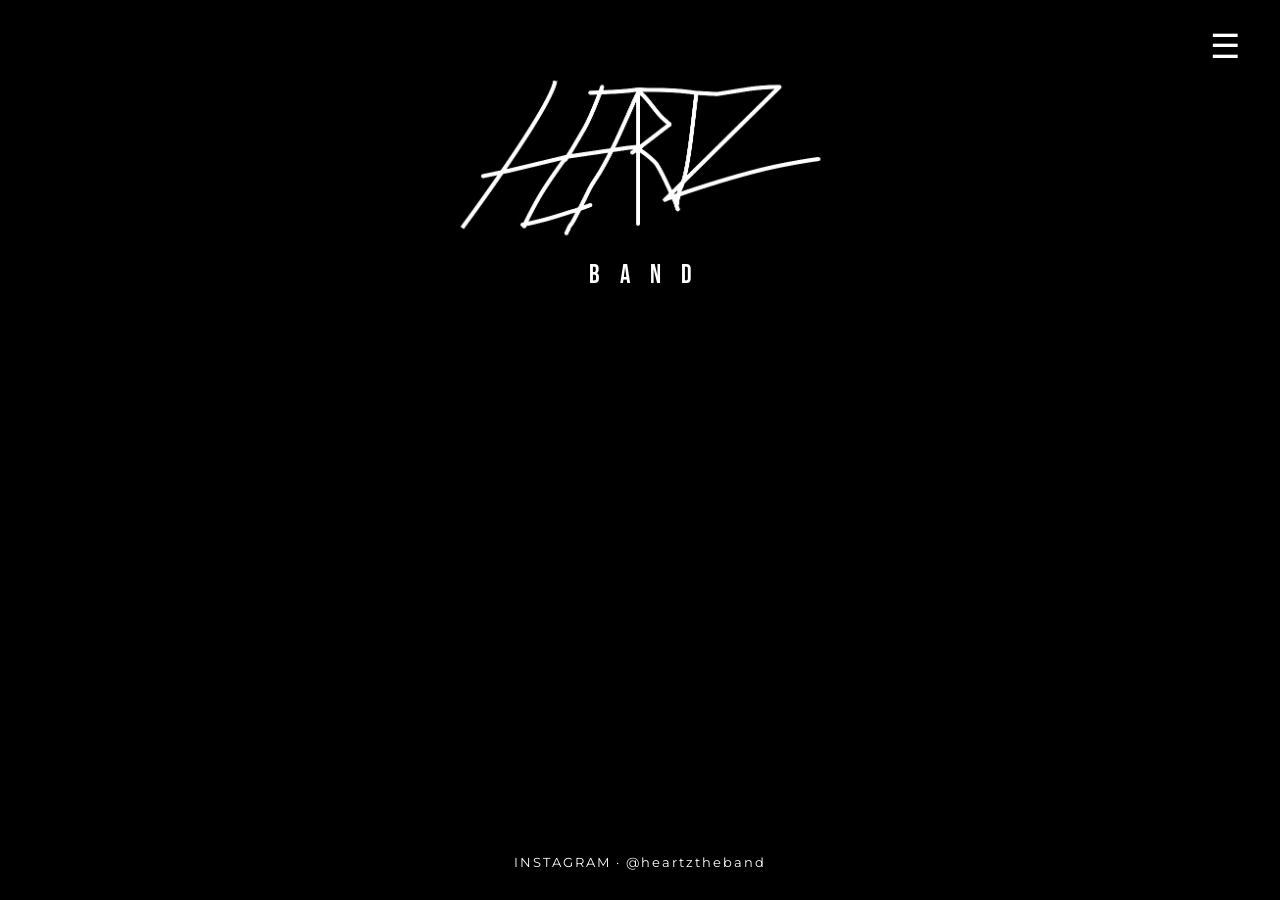
<file: index.html>
<!DOCTYPE html>
<html lang="es">
<head>
  <meta charset="UTF-8">
  <meta name="viewport" content="width=device-width, initial-scale=1.0">
  <title>Heartz Band</title>
  <link href="https://fonts.googleapis.com/css2?family=Bebas+Neue&family=Montserrat&display=swap" rel="stylesheet">
  <link rel="stylesheet" href="css/estilos.css">
</head>
<body class="inicio">

  <!-- Botones invisibles: guardan qué foto eligió el usuario con las flechas -->
  <input type="radio" name="carrusel" id="foto1" class="selector">
  <input type="radio" name="carrusel" id="foto2" class="selector">
  <input type="radio" name="carrusel" id="foto3" class="selector">
  <input type="radio" name="carrusel" id="foto4" class="selector">
  <input type="radio" name="carrusel" id="foto5" class="selector">

  <!-- Carrusel de fotos -->
  <div class="carrusel">
    <img src="img/carrusel/carrusel1.jpg" alt="Heartz Band en Charro Negro">
    <img src="img/carrusel/carrusel2.jpg" alt="Heartz Band en Calle 47 Bazar">
    <img src="img/carrusel/carrusel3.jpg" alt="Integrantes de Heartz Band">
    <img src="img/carrusel/carrusel4.jpg" alt="Heartz Band en un cumpleaños">
    <img src="img/carrusel/carrusel5.jpg" alt="Heartz Band en Charro Negro">

    <!-- Flechas de cada foto: anterior (‹) y siguiente (›) -->
    <div class="flechas f1"><label for="foto5">&#8249;</label><label for="foto2">&#8250;</label></div>
    <div class="flechas f2"><label for="foto1">&#8249;</label><label for="foto3">&#8250;</label></div>
    <div class="flechas f3"><label for="foto2">&#8249;</label><label for="foto4">&#8250;</label></div>
    <div class="flechas f4"><label for="foto3">&#8249;</label><label for="foto5">&#8250;</label></div>
    <div class="flechas f5"><label for="foto4">&#8249;</label><label for="foto1">&#8250;</label></div>
  </div>

  <!-- Logo -->
  <div class="titulo">
    <img src="img/logo-blanco.png" alt="Heartz">
    <p><span>B</span><span>A</span><span>N</span><span>D</span></p>
  </div>

  <!-- Botón de menú -->
  <a href="#menu" class="boton-menu">&#9776;</a>

  <!-- Instagram -->
  <a href="https://www.instagram.com/heartztheband/" target="_blank" class="instagram">INSTAGRAM · @heartztheband</a>

  <!-- Menú -->
  <div class="menu" id="menu">
    <a href="#" class="cerrar">&times;</a>
    <div class="opciones">
      <a>Biografía <small>Próximamente</small></a>
      <a href="galeria.html">Galería</a>
      <a>Contacto <small>Próximamente</small></a>
    </div>
    <img src="img/menu/galeria.jpg" alt="Heartz Band en vivo">
  </div>

</body>
</html>
</file>
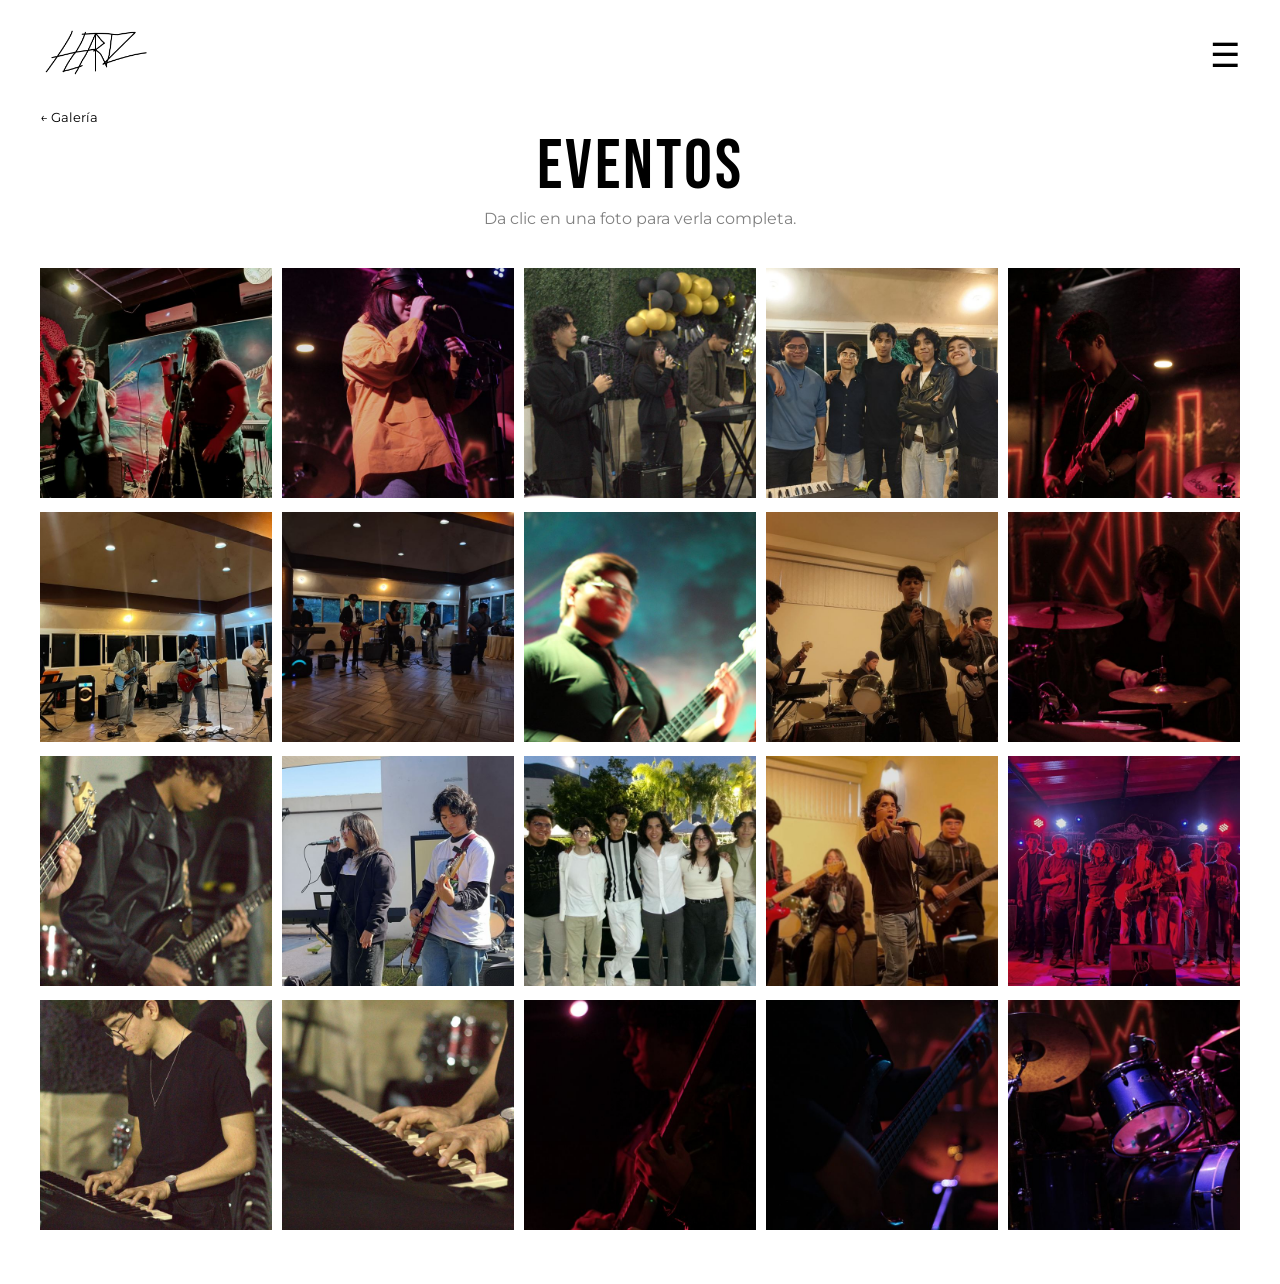
<file: eventos.html>
<!DOCTYPE html>
<html lang="es">
<head>
  <meta charset="UTF-8">
  <meta name="viewport" content="width=device-width, initial-scale=1.0">
  <title>Eventos | Heartz Band</title>
  <link href="https://fonts.googleapis.com/css2?family=Bebas+Neue&family=Montserrat&display=swap" rel="stylesheet">
  <link rel="stylesheet" href="css/estilos.css">
</head>
<body>

  <!-- Encabezado -->
  <header class="encabezado">
    <a href="index.html"><img src="img/logo-negro.png" alt="Heartz Band"></a>
    <a href="#menu" class="boton-menu">&#9776;</a>
  </header>

  <a href="galeria.html" class="regresar">&larr; Galería</a>
  <h1>Eventos</h1>
  <p class="subtitulo">Da clic en una foto para verla completa.</p>

  <!-- Fotos -->
  <div class="fotos">
    <a href="#foto1"><img src="img/eventos/mini/evento01.jpg" alt="Evento 1"></a>
    <a href="#foto2"><img src="img/eventos/mini/evento02.jpg" alt="Evento 2"></a>
    <a href="#foto3"><img src="img/eventos/mini/evento03.jpg" alt="Evento 3"></a>
    <a href="#foto4"><img src="img/eventos/mini/evento04.jpg" alt="Evento 4"></a>
    <a href="#foto5"><img src="img/eventos/mini/evento05.jpg" alt="Evento 5"></a>
    <a href="#foto6"><img src="img/eventos/mini/evento06.jpg" alt="Evento 6"></a>
    <a href="#foto7"><img src="img/eventos/mini/evento07.jpg" alt="Evento 7"></a>
    <a href="#foto8"><img src="img/eventos/mini/evento08.jpg" alt="Evento 8"></a>
    <a href="#foto9"><img src="img/eventos/mini/evento09.jpg" alt="Evento 9"></a>
    <a href="#foto10"><img src="img/eventos/mini/evento10.jpg" alt="Evento 10"></a>
    <a href="#foto11"><img src="img/eventos/mini/evento11.jpg" alt="Evento 11"></a>
    <a href="#foto12"><img src="img/eventos/mini/evento12.jpg" alt="Evento 12"></a>
    <a href="#foto13"><img src="img/eventos/mini/evento13.jpg" alt="Evento 13"></a>
    <a href="#foto14"><img src="img/eventos/mini/evento14.jpg" alt="Evento 14"></a>
    <a href="#foto15"><img src="img/eventos/mini/evento15.jpg" alt="Evento 15"></a>
    <a href="#foto16"><img src="img/eventos/mini/evento16.jpg" alt="Evento 16"></a>
    <a href="#foto17"><img src="img/eventos/mini/evento17.jpg" alt="Evento 17"></a>
    <a href="#foto18"><img src="img/eventos/mini/evento18.jpg" alt="Evento 18"></a>
    <a href="#foto19"><img src="img/eventos/mini/evento19.jpg" alt="Evento 19"></a>
    <a href="#foto20"><img src="img/eventos/mini/evento20.jpg" alt="Evento 20"></a>
  </div>

  <!-- Fotos grandes (se muestran al dar clic) -->
  <div class="foto-grande" id="foto1">
    <a href="#" class="cerrar">&times;</a>
    <a href="#foto20" class="anterior">&#8249;</a>
    <img src="img/eventos/evento01.jpg" alt="Evento 1">
    <a href="#foto2" class="siguiente">&#8250;</a>
  </div>
  <div class="foto-grande" id="foto2">
    <a href="#" class="cerrar">&times;</a>
    <a href="#foto1" class="anterior">&#8249;</a>
    <img src="img/eventos/evento02.jpg" alt="Evento 2">
    <a href="#foto3" class="siguiente">&#8250;</a>
  </div>
  <div class="foto-grande" id="foto3">
    <a href="#" class="cerrar">&times;</a>
    <a href="#foto2" class="anterior">&#8249;</a>
    <img src="img/eventos/evento03.jpg" alt="Evento 3">
    <a href="#foto4" class="siguiente">&#8250;</a>
  </div>
  <div class="foto-grande" id="foto4">
    <a href="#" class="cerrar">&times;</a>
    <a href="#foto3" class="anterior">&#8249;</a>
    <img src="img/eventos/evento04.jpg" alt="Evento 4">
    <a href="#foto5" class="siguiente">&#8250;</a>
  </div>
  <div class="foto-grande" id="foto5">
    <a href="#" class="cerrar">&times;</a>
    <a href="#foto4" class="anterior">&#8249;</a>
    <img src="img/eventos/evento05.jpg" alt="Evento 5">
    <a href="#foto6" class="siguiente">&#8250;</a>
  </div>
  <div class="foto-grande" id="foto6">
    <a href="#" class="cerrar">&times;</a>
    <a href="#foto5" class="anterior">&#8249;</a>
    <img src="img/eventos/evento06.jpg" alt="Evento 6">
    <a href="#foto7" class="siguiente">&#8250;</a>
  </div>
  <div class="foto-grande" id="foto7">
    <a href="#" class="cerrar">&times;</a>
    <a href="#foto6" class="anterior">&#8249;</a>
    <img src="img/eventos/evento07.jpg" alt="Evento 7">
    <a href="#foto8" class="siguiente">&#8250;</a>
  </div>
  <div class="foto-grande" id="foto8">
    <a href="#" class="cerrar">&times;</a>
    <a href="#foto7" class="anterior">&#8249;</a>
    <img src="img/eventos/evento08.jpg" alt="Evento 8">
    <a href="#foto9" class="siguiente">&#8250;</a>
  </div>
  <div class="foto-grande" id="foto9">
    <a href="#" class="cerrar">&times;</a>
    <a href="#foto8" class="anterior">&#8249;</a>
    <img src="img/eventos/evento09.jpg" alt="Evento 9">
    <a href="#foto10" class="siguiente">&#8250;</a>
  </div>
  <div class="foto-grande" id="foto10">
    <a href="#" class="cerrar">&times;</a>
    <a href="#foto9" class="anterior">&#8249;</a>
    <img src="img/eventos/evento10.jpg" alt="Evento 10">
    <a href="#foto11" class="siguiente">&#8250;</a>
  </div>
  <div class="foto-grande" id="foto11">
    <a href="#" class="cerrar">&times;</a>
    <a href="#foto10" class="anterior">&#8249;</a>
    <img src="img/eventos/evento11.jpg" alt="Evento 11">
    <a href="#foto12" class="siguiente">&#8250;</a>
  </div>
  <div class="foto-grande" id="foto12">
    <a href="#" class="cerrar">&times;</a>
    <a href="#foto11" class="anterior">&#8249;</a>
    <img src="img/eventos/evento12.jpg" alt="Evento 12">
    <a href="#foto13" class="siguiente">&#8250;</a>
  </div>
  <div class="foto-grande" id="foto13">
    <a href="#" class="cerrar">&times;</a>
    <a href="#foto12" class="anterior">&#8249;</a>
    <img src="img/eventos/evento13.jpg" alt="Evento 13">
    <a href="#foto14" class="siguiente">&#8250;</a>
  </div>
  <div class="foto-grande" id="foto14">
    <a href="#" class="cerrar">&times;</a>
    <a href="#foto13" class="anterior">&#8249;</a>
    <img src="img/eventos/evento14.jpg" alt="Evento 14">
    <a href="#foto15" class="siguiente">&#8250;</a>
  </div>
  <div class="foto-grande" id="foto15">
    <a href="#" class="cerrar">&times;</a>
    <a href="#foto14" class="anterior">&#8249;</a>
    <img src="img/eventos/evento15.jpg" alt="Evento 15">
    <a href="#foto16" class="siguiente">&#8250;</a>
  </div>
  <div class="foto-grande" id="foto16">
    <a href="#" class="cerrar">&times;</a>
    <a href="#foto15" class="anterior">&#8249;</a>
    <img src="img/eventos/evento16.jpg" alt="Evento 16">
    <a href="#foto17" class="siguiente">&#8250;</a>
  </div>
  <div class="foto-grande" id="foto17">
    <a href="#" class="cerrar">&times;</a>
    <a href="#foto16" class="anterior">&#8249;</a>
    <img src="img/eventos/evento17.jpg" alt="Evento 17">
    <a href="#foto18" class="siguiente">&#8250;</a>
  </div>
  <div class="foto-grande" id="foto18">
    <a href="#" class="cerrar">&times;</a>
    <a href="#foto17" class="anterior">&#8249;</a>
    <img src="img/eventos/evento18.jpg" alt="Evento 18">
    <a href="#foto19" class="siguiente">&#8250;</a>
  </div>
  <div class="foto-grande" id="foto19">
    <a href="#" class="cerrar">&times;</a>
    <a href="#foto18" class="anterior">&#8249;</a>
    <img src="img/eventos/evento19.jpg" alt="Evento 19">
    <a href="#foto20" class="siguiente">&#8250;</a>
  </div>
  <div class="foto-grande" id="foto20">
    <a href="#" class="cerrar">&times;</a>
    <a href="#foto19" class="anterior">&#8249;</a>
    <img src="img/eventos/evento20.jpg" alt="Evento 20">
    <a href="#foto1" class="siguiente">&#8250;</a>
  </div>

  <!-- Menú -->
  <div class="menu" id="menu">
    <a href="#" class="cerrar">&times;</a>
    <div class="opciones">
      <a>Biografía <small>Próximamente</small></a>
      <a href="galeria.html">Galería</a>
      <a>Contacto <small>Próximamente</small></a>
    </div>
    <img src="img/menu/galeria.jpg" alt="Heartz Band en vivo">
  </div>

</body>
</html>
</file>
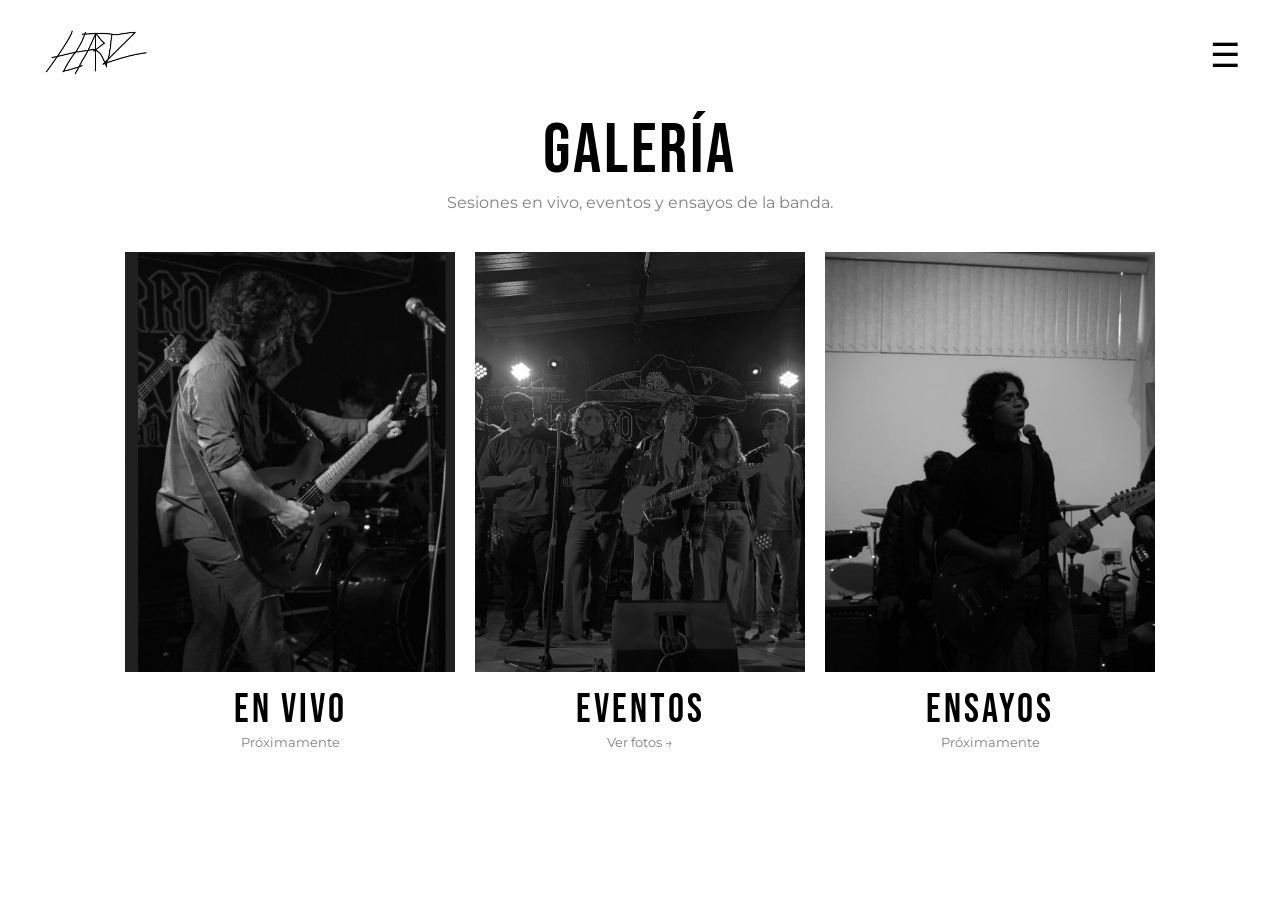
<file: galeria.html>
<!DOCTYPE html>
<html lang="es">
<head>
  <meta charset="UTF-8">
  <meta name="viewport" content="width=device-width, initial-scale=1.0">
  <title>Galería | Heartz Band</title>
  <link href="https://fonts.googleapis.com/css2?family=Bebas+Neue&family=Montserrat&display=swap" rel="stylesheet">
  <link rel="stylesheet" href="css/estilos.css">
</head>
<body>

  <!-- Encabezado -->
  <header class="encabezado">
    <a href="index.html"><img src="img/logo-negro.png" alt="Heartz Band"></a>
    <a href="#menu" class="boton-menu">&#9776;</a>
  </header>

  <h1>Galería</h1>
  <p class="subtitulo">Sesiones en vivo, eventos y ensayos de la banda.</p>

  <!-- Categorías -->
  <div class="categorias">
    <div class="categoria">
      <img src="img/galeria/en-vivo.jpg" alt="En vivo">
      <h2>En vivo</h2>
      <p>Próximamente</p>
    </div>

    <a href="eventos.html" class="categoria">
      <img src="img/galeria/eventos.jpg" alt="Eventos">
      <h2>Eventos</h2>
      <p>Ver fotos &rarr;</p>
    </a>

    <div class="categoria">
      <img src="img/galeria/ensayos.jpg" alt="Ensayos">
      <h2>Ensayos</h2>
      <p>Próximamente</p>
    </div>
  </div>

  <!-- Menú -->
  <div class="menu" id="menu">
    <a href="#" class="cerrar">&times;</a>
    <div class="opciones">
      <a>Biografía <small>Próximamente</small></a>
      <a href="galeria.html">Galería</a>
      <a>Contacto <small>Próximamente</small></a>
    </div>
    <img src="img/menu/galeria.jpg" alt="Heartz Band en vivo">
  </div>

</body>
</html>
</file>
<file: css/estilos.css>
/* ===== GENERAL ===== */
* {
  margin: 0;
  padding: 0;
  box-sizing: border-box;
}

body {
  font-family: "Montserrat", Arial, sans-serif;
  background-color: white;
  color: black;
}

a {
  color: inherit;
  text-decoration: none;
  transition: 0.3s;
}

h1, h2 {
  font-family: "Bebas Neue", Arial, sans-serif;
  font-weight: normal;
  letter-spacing: 3px;
}


/* ===== INICIO ===== */
.inicio {
  background-color: black;
  height: 100vh;
  overflow: hidden;
}

/* ----- Animación de entrada -----
   1. El logo se "firma" de izquierda a derecha (0.3 s)
   2. Aparece BAND letra por letra (2 s)
   3. Aparece el botón de menú (2 s) y el carrusel (2.5 s)
   4. Al final aparece el Instagram (3.2 s)                  */

/* Carrusel: aparece después del logo */
.carrusel {
  opacity: 0;
  animation: aparecer 4s 2.5s forwards;
}

/* Las fotos están una encima de otra y se van turnando */
.carrusel img {
  position: fixed;
  top: 0;
  left: 0;
  width: 100%;
  height: 100%;
  object-fit: cover;
  filter: grayscale(100%) brightness(70%);
  opacity: 0;
  animation: carrusel 30s infinite;
}

.carrusel img:nth-child(2) { animation-delay: 6s; }
.carrusel img:nth-child(3) { animation-delay: 12s; }
.carrusel img:nth-child(4) { animation-delay: 18s; }
.carrusel img:nth-child(5) { animation-delay: 24s; }

/* Al pasar el cursor el carrusel se detiene */
.carrusel:hover img {
  animation-play-state: paused;
}

@keyframes carrusel {
  0%   { opacity: 0; }
  5%   { opacity: 1; }
  20%  { opacity: 1; }
  25%  { opacity: 0; }
  100% { opacity: 0; }
}

/* ----- Flechas del carrusel -----
   Cada foto tiene su par de flechas. Usan la misma animación y los mismos
   tiempos que las fotos, así que siempre se ven las flechas de la foto
   que está en pantalla.                                                  */
.selector {
  display: none;
}

.flechas {
  visibility: hidden;
  animation: flechas 30s infinite;
}

.f2 { animation-delay: 6s; }
.f3 { animation-delay: 12s; }
.f4 { animation-delay: 18s; }
.f5 { animation-delay: 24s; }

.carrusel:hover .flechas {
  animation-play-state: paused;
}

@keyframes flechas {
  0%, 22%   { visibility: visible; }
  23%, 100% { visibility: hidden; }
}

.flechas label {
  position: fixed;
  top: 45%;
  font-size: 70px;
  color: white;
  cursor: pointer;
  padding: 0 25px;
  opacity: 0;            /* solo se ven al pasar el cursor por el carrusel */
  transition: 0.3s;
}

.flechas label:first-child { left: 10px; }
.flechas label:last-child  { right: 10px; }

.carrusel:hover .flechas label { opacity: 0.8; }
.flechas label:hover           { color: gray; }

/* Cuando el usuario da clic en una flecha se marca uno de los botones
   invisibles: el carrusel deja de avanzar solo y muestra esa foto.    */
.selector:checked ~ .carrusel img,
.selector:checked ~ .carrusel .flechas {
  animation: none;
}

.carrusel img {
  transition: opacity 1s;
}

#foto1:checked ~ .carrusel img:nth-child(1),
#foto2:checked ~ .carrusel img:nth-child(2),
#foto3:checked ~ .carrusel img:nth-child(3),
#foto4:checked ~ .carrusel img:nth-child(4),
#foto5:checked ~ .carrusel img:nth-child(5) {
  opacity: 1;
}

#foto1:checked ~ .carrusel .f1,
#foto2:checked ~ .carrusel .f2,
#foto3:checked ~ .carrusel .f3,
#foto4:checked ~ .carrusel .f4,
#foto5:checked ~ .carrusel .f5 {
  visibility: visible;
}

/* Logo y la palabra BAND */
.titulo {
  position: fixed;
  top: 60px;
  width: 100%;
  text-align: center;
  color: white;
}

/* El logo empieza tapado y se va descubriendo de izquierda a derecha */
.titulo img {
  width: 400px;
  max-width: 80%;
  clip-path: inset(0 100% 0 0);
  animation: firmar 2s 0.3s forwards;
}

.titulo p {
  font-family: "Bebas Neue", Arial, sans-serif;
  font-size: 26px;
  letter-spacing: 20px;
  padding-left: 20px;   /* para que quede centrado con el espacio entre letras */
}

/* Cada letra de BAND aparece una tras otra */
.titulo span {
  opacity: 0;
  animation: aparecer 1.5s forwards;
}

.titulo span:nth-child(1) { animation-delay: 2s; }
.titulo span:nth-child(2) { animation-delay: 2.3s; }
.titulo span:nth-child(3) { animation-delay: 2.6s; }
.titulo span:nth-child(4) { animation-delay: 2.9s; }

@keyframes firmar {
  to { clip-path: inset(0 0 0 0); }
}

@keyframes aparecer {
  from { opacity: 0; }
  to   { opacity: 1; }
}

/* Instagram */
.instagram {
  position: fixed;
  bottom: 30px;
  width: 100%;
  text-align: center;
  color: white;
  font-size: 13px;
  letter-spacing: 2px;
  opacity: 0;
  animation: aparecer 1s 3.2s forwards;
}

.instagram:hover {
  color: gray;
}


/* ===== BOTÓN DE MENÚ ===== */
.boton-menu {
  position: fixed;
  top: 25px;
  right: 40px;
  font-size: 34px;
  color: white;
}

.boton-menu:hover {
  color: gray;
}

/* En el inicio el botón aparece con la animación de entrada */
.inicio .boton-menu {
  opacity: 0;
  animation: aparecer 1s 2s forwards;
}


/* ===== MENÚ =====
   Está oculto. Cuando le das clic al botón (enlace a #menu)
   se muestra gracias a :target                              */
.menu {
  display: none;
  position: fixed;
  top: 0;
  left: 0;
  width: 100%;
  height: 100%;
  background-color: black;
}

.menu:target {
  display: flex;
}

.opciones {
  width: 50%;
  display: flex;
  flex-direction: column;
  justify-content: center;
  padding-left: 8%;
}

.opciones a {
  display: block;
  font-family: "Bebas Neue", Arial, sans-serif;
  font-size: 70px;
  line-height: 1;
  letter-spacing: 6px;
  color: white;
  margin: 20px 0;
}

/* Al pasar el cursor, la opción se subraya y las demás se ponen grises */
.opciones:hover a {
  color: gray;
}

.opciones a:hover {
  color: white;
  text-decoration: underline;
}

.opciones small {
  display: block;
  margin-top: 8px;
  font-family: "Montserrat", Arial, sans-serif;
  font-size: 12px;
  letter-spacing: 3px;
  color: gray;
}

.menu img {
  width: 50%;
  height: 100%;
  object-fit: cover;
  filter: grayscale(100%);
}

/* Botón para cerrar (X) */
.cerrar {
  position: absolute;
  top: 20px;
  right: 40px;
  font-size: 50px;
  color: white;
  z-index: 1;   /* para que quede encima de la foto */
}

.cerrar:hover {
  color: gray;
  transform: rotate(90deg);
}


/* ===== GALERÍA Y EVENTOS ===== */
.encabezado {
  display: flex;
  justify-content: space-between;
  align-items: center;
  padding: 25px 40px;
}

.encabezado img {
  height: 55px;
}

.encabezado .boton-menu {
  position: static;
  color: black;
}

.encabezado .boton-menu:hover {
  color: gray;
}

h1 {
  text-align: center;
  font-size: 70px;
}

.subtitulo {
  text-align: center;
  color: gray;
  margin-bottom: 40px;
}

/* Tarjetas de la galería */
.categorias {
  display: flex;
  justify-content: center;
  gap: 20px;
  padding: 0 40px 50px;
}

.categoria {
  width: 330px;
  text-align: center;
}

.categoria img {
  width: 100%;
  height: 420px;
  object-fit: cover;
  filter: grayscale(100%);
  transition: 0.4s;
}

.categoria h2 {
  font-size: 40px;
  margin-top: 10px;
}

.categoria p {
  color: gray;
  font-size: 13px;
}

a.categoria:hover img {
  filter: grayscale(100%) brightness(120%);
  transform: scale(1.03);
}

/* Fotos de eventos */
.regresar {
  display: block;
  padding: 0 40px;
  font-size: 13px;
}

.regresar:hover {
  color: gray;
}

.fotos {
  display: grid;
  grid-template-columns: repeat(5, 1fr);
  gap: 10px;
  padding: 0 40px 50px;
}

.fotos img {
  width: 100%;
  height: 230px;
  object-fit: cover;
  transition: 0.3s;
}

/* Al pasar el cursor: la foto crece un poco y se aclara */
.fotos img:hover {
  transform: scale(1.05);
  filter: brightness(115%);
}

/* Foto grande: oculta hasta que le das clic (:target) */
.foto-grande {
  display: none;
  position: fixed;
  top: 0;
  left: 0;
  width: 100%;
  height: 100%;
  background-color: rgba(0, 0, 0, 0.9);
  justify-content: center;
  align-items: center;
}

.foto-grande:target {
  display: flex;
}

.foto-grande img {
  max-width: 85%;
  max-height: 85%;
}

/* Flechas: enlaces a la foto anterior y a la siguiente */
.anterior,
.siguiente {
  position: absolute;
  top: 45%;
  font-size: 70px;
  color: white;
  padding: 0 25px;
}

.anterior  { left: 10px; }
.siguiente { right: 10px; }

.anterior:hover,
.siguiente:hover {
  color: gray;
}


/* ===== CELULAR ===== */
@media (max-width: 768px) {
  .menu img { display: none; }
  .opciones { width: 100%; }
  .opciones a { font-size: 48px; }

  .categorias { flex-direction: column; align-items: center; }
  .fotos { grid-template-columns: repeat(2, 1fr); padding: 0 15px 30px; }
  .fotos img { height: 160px; }
  .encabezado { padding: 20px 15px; }
  .boton-menu, .cerrar { right: 20px; }

  /* En celular no hay cursor: las flechas siempre se ven */
  .flechas label { opacity: 0.6; font-size: 50px; padding: 0 10px; }
  .anterior, .siguiente { font-size: 50px; padding: 0 10px; }
  .anterior  { left: 0; }
  .siguiente { right: 0; }
}
</file>
